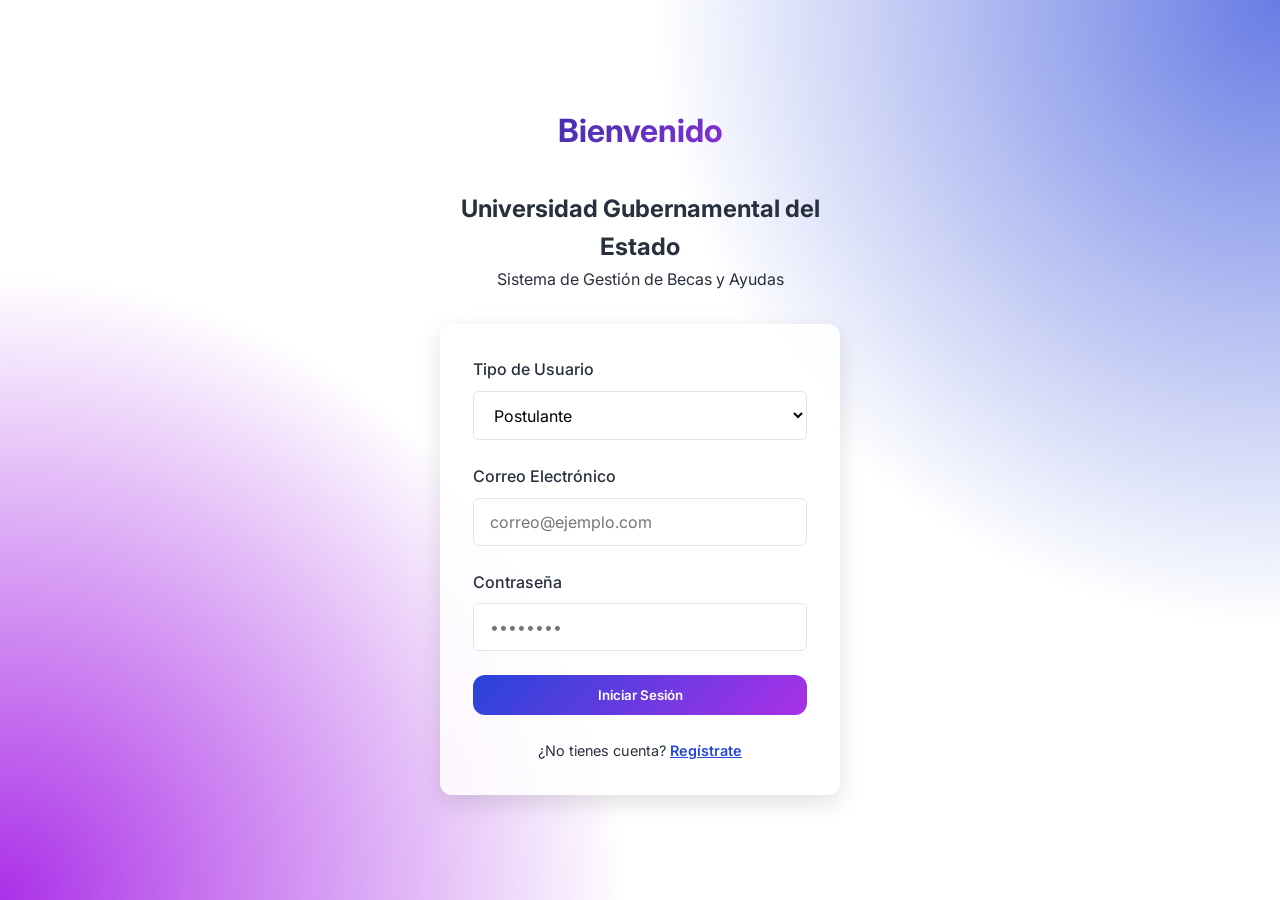
<file: html/index.html>
<!DOCTYPE html>
<html lang="es">

<head>
    <meta charset="UTF-8">
    <meta name="viewport" content="width=device-width, initial-scale=1.0">
    <title>Login - Gestión de Becas</title>
    <link href="https://fonts.googleapis.com/css2?family=Inter:wght@400;600;700&display=swap" rel="stylesheet">
        <link rel="stylesheet" href="../css/style.css">

</head>

<body class="auth-layout">

    <div class="auth-container">
        <div class="auth-header">
            <h1>Bienvenido</h1>
            <br>
            <h2 class="EmpresaTitulo">Universidad Gubernamental del Estado </h2>
            <p>Sistema de Gestión de Becas y Ayudas</p>
        </div>

        <div class="card glass-card">
            <form id="loginForm">
                <div class="form-group">
                    <label for="role">Tipo de Usuario</label>
                    <select id="role" required>
                        <option value="applicant">Postulante</option>
                        <option value="evaluator">Evaluador</option>
                        <option value="admin">Administrador</option>
                    </select>
                </div>

                <div class="form-group">
                    <label for="email">Correo Electrónico</label>
                    <input type="email" id="email" required placeholder="correo@ejemplo.com">
                </div>

                <div id="extra-fields" class="hidden">
                    <div class="form-group">
                        <label for="workerId">Número de Trabajador</label>
                        <input type="text" id="workerId" placeholder="W-1234">
                    </div>
                    <div class="form-group">
                        <label for="dni">Número de Identificación (DNI)</label>
                        <input type="text" id="dni" placeholder="12345678">
                    </div>
                </div>

                <div class="form-group">
                    <label for="password">Contraseña</label>
                    <input type="password" id="password" required placeholder="••••••••">
                </div>

                <button type="submit" class="btn btn-primary" style="width: 100%">Iniciar Sesión</button>
            </form>

            <div style="margin-top: 1.5rem; text-align: center; font-size: 0.9rem;">
                <p>¿No tienes cuenta? <a href="register.html"
                        style="color: var(--primary); font-weight: 600;">Regístrate</a></p>
            </div>

            <div id="message" class="hidden"
                style="margin-top: 1rem; padding: 0.5rem; border-radius: 4px; text-align: center;"></div>
        </div>
    </div>

    <!-- Scripts -->
    <!-- Define NO_AUTH_CHECK to prevent immediate redirect loop if logic fails -->
    <script>const NO_AUTH_CHECK = true;</script>
    <script src="../js/storage.js"></script>
    <script src="../js/data.js"></script>
    <script src="../js/auth.js"></script>
    <script>
        document.addEventListener('DOMContentLoaded', () => {
            // Check if already logged in
            const user = Storage.getCurrentUser();
            if (user) Auth.redirectUser(user);

            const form = document.getElementById('loginForm');
            const msg = document.getElementById('message');

            const toggleFields = () => {
                const role = document.getElementById('role').value;
                const extraFields = document.getElementById('extra-fields');
                const workInput = document.getElementById('workerId');
                const dniInput = document.getElementById('dni');

                if (role === 'admin' || role === 'evaluator') {
                    extraFields.classList.remove('hidden');
                    workInput.required = true;
                    dniInput.required = true;
                } else {
                    extraFields.classList.add('hidden');
                    workInput.required = false;
                    dniInput.required = false;
                }
            };

            document.getElementById('role').addEventListener('change', toggleFields);
            toggleFields(); // Init state

            form.addEventListener('submit', (e) => {
                e.preventDefault();
                const email = document.getElementById('email').value;
                const password = document.getElementById('password').value;
                const role = document.getElementById('role').value;

                // Extra fields
                const workerId = document.getElementById('workerId').value;
                const dni = document.getElementById('dni').value;

                const result = Auth.login({ email, password, role, workerId, dni });

                if (result.success) {
                    msg.className = 'badge-approved'; // Reuse success style
                    msg.textContent = 'Ingreso exitoso. Redirigiendo...';
                    msg.classList.remove('hidden');
                    setTimeout(() => Auth.redirectUser(result.user), 1000);
                } else {
                    msg.className = 'badge-rejected'; // Reuse error style
                    msg.textContent = result.message;
                    msg.classList.remove('hidden');
                }
            });
        });
    </script>
</body>

</html>
</file>
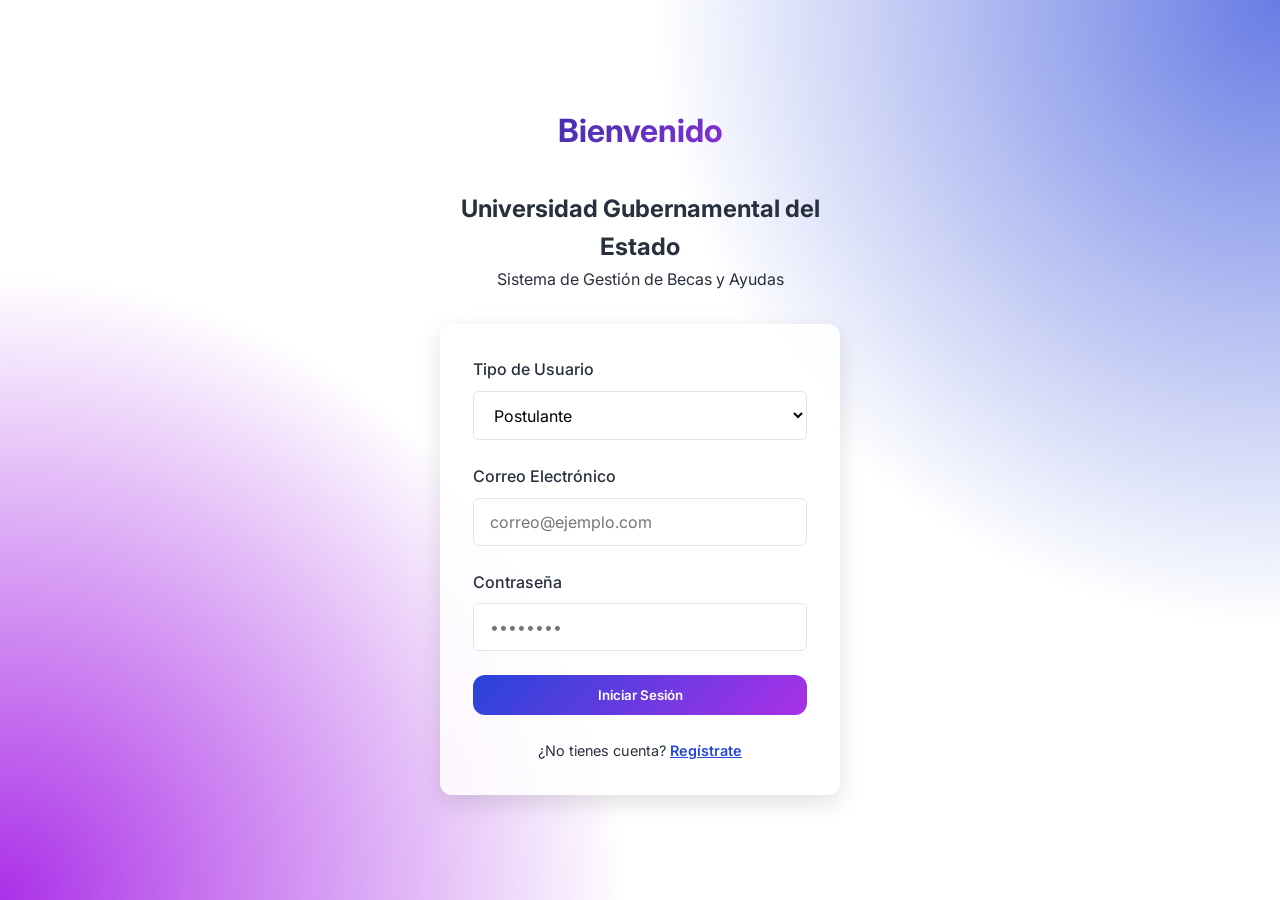
<file: html/admin.html>
<!DOCTYPE html>
<html lang="es">

<head>
    <meta charset="UTF-8">
    <meta name="viewport" content="width=device-width, initial-scale=1.0">
    <title>Panel Administrador - Gestión de Becas</title>
    <link href="https://fonts.googleapis.com/css2?family=Inter:wght@400;600;700&display=swap" rel="stylesheet">
    <link rel="stylesheet" href="../css/estilo.css">

    <style>
        .modal {
            position: fixed;
            top: 0;
            left: 0;
            width: 100%;
            height: 100%;
            background: rgba(0, 0, 0, 0.5);
            display: flex;
            align-items: center;
            justify-content: center;
            z-index: 1000;
        }

        .modal-content {
            background: white;
            padding: 2rem;
            border-radius: var(--radius-md);
            width: 90%;
            max-width: 600px;
            max-height: 90vh;
            overflow-y: auto;
        }
    </style>
</head>

<body class="dashboard-layout">

    <nav class="navbar">
        <div class="container nav-content">
            <a href="#" class="nav-logo">AdminPanel</a>
            <div class="nav-links">
                <span>Administrador</span>
                <button id="logoutBtn" class="btn btn-secondary">Cerrar Sesión</button>
            </div>
        </div>
    </nav>

    <main class="container main-content">
        <!-- Stats -->
        <div
            style="display: grid; grid-template-columns: repeat(auto-fit, minmax(200px, 1fr)); gap: 1.5rem; margin-bottom: 2rem;">
            <div class="card">
                <h3>Convocatorias</h3>
                <p id="total-scholarships" style="font-size: 2rem; font-weight: 700; color: var(--primary);">0</p>
            </div>
            <div class="card">
                <h3>Postulaciones</h3>
                <p id="total-applications" style="font-size: 2rem; font-weight: 700; color: var(--accent);">0</p>
            </div>
            <div class="card">
                <h3>Usuarios</h3>
                <p id="total-users" style="font-size: 2rem; font-weight: 700;">0</p>
            </div>
        </div>

        <!-- Scholarships -->
        <div style="display: flex; justify-content: space-between; align-items: center; margin-bottom: 1rem;">
            <h2>Gestión de Convocatorias</h2>
            <button id="openScholarshipModal" class="btn btn-primary">+ Nueva Convocatoria</button>
        </div>

        <div class="table-container" style="margin-bottom: 3rem;">
            <table>
                <thead>
                    <tr>
                        <th>Nombre</th>
                        <th>Estado</th>
                        <th>Vigencia</th>
                        <th>Acciones</th>
                    </tr>
                </thead>
                <tbody id="scholarships-table-body">
                    <!-- Dynamic Content -->
                </tbody>
            </table>
        </div>

        <!-- Evaluators (Simplified) -->
        <h2>Evaluadores Registrados</h2>
        <div id="evaluators-list"
            style="display: grid; grid-template-columns: repeat(auto-fill, minmax(250px, 1fr)); gap: 1rem; margin-top: 1rem;">
            <!-- Dynamic Content -->
        </div>

    </main>

    <!-- Modal Scholarship -->
    <div id="scholarshipModal" class="modal hidden">
        <div class="modal-content">
            <h2 style="margin-bottom: 1.5rem;">Nueva Convocatoria</h2>
            <form id="scholarshipForm">
                <input type="hidden" id="s-id">

                <div class="form-group">
                    <label>Nombre de la Beca</label>
                    <input type="text" id="s-name" required>
                </div>

                <div class="form-group">
                    <label>Descripción</label>
                    <textarea id="s-description" rows="3" required></textarea>
                </div>

                <div style="display: grid; grid-template-columns: 1fr 1fr; gap: 1rem;">
                    <div class="form-group">
                        <label>Tipo</label>
                        <select id="s-type">
                            <option value="academic">Académica</option>
                            <option value="economic">Económica</option>
                            <option value="social">Social</option>
                        </select>
                    </div>
                    <div class="form-group">
                        <label>Monto</label>
                        <input type="number" id="s-amount" required>
                    </div>
                </div>

                <div style="display: grid; grid-template-columns: 1fr 1fr; gap: 1rem;">
                    <div class="form-group">
                        <label>Inicio</label>
                        <input type="date" id="s-start" required>
                    </div>
                    <div class="form-group">
                        <label>Cierre</label>
                        <input type="date" id="s-end" required>
                    </div>
                </div>

                <div class="form-group">
                    <label>Estado</label>
                    <select id="s-status">
                        <option value="open">Abierta</option>
                        <option value="closed">Cerrada</option>
                    </select>
                </div>

                <div class="form-group">
                    <label>Requisitos (uno por línea)</label>
                    <input id="s-reqs1" placeholder="Ej: Promedio > 9.0&#10;Carta de Motivos">
                    <input id="s-reqs2" placeholder="Ej: Promedio > 9.0&#10;Carta de Motivos">
                    <input id="s-reqs3" placeholder="Ej: Promedio > 9.0&#10;Carta de Motivos">
                    <input id="s-reqs4" placeholder="Ej: Promedio > 9.0&#10;Carta de Motivos">
                </div>

                <div class="form-group">
                    <label>Criterios de Evaluación (uno por línea)</label>
                    <input id="s-crit1" placeholder="Ej: Promedio > 9.0&#10;Carta de Motivos">
                    <input id="s-crit2" placeholder="Ej: Promedio > 9.0&#10;Carta de Motivos">
                    <input id="s-crit3" placeholder="Ej: Promedio > 9.0&#10;Carta de Motivos">
                    <input id="s-crit4" placeholder="Ej: Promedio > 9.0&#10;Carta de Motivos">
                </div>

                <div style="display: flex; gap: 1rem; justify-content: flex-end;">
                    <button type="button" class="btn btn-secondary"
                        onclick="Admin.closeModal('scholarshipModal')">Cancelar</button>
                    <button type="submit" class="btn btn-primary">Guardar</button>
                </div>
            </form>
        </div>
    </div>

    <!-- Scripts -->
    <script src="../js/storage.js"></script>
    <script src="../js/data.js"></script>
    <script src="../js/auth.js"></script>
    <script src="../js/admin.js"></script>
</body>

</html>
</file>
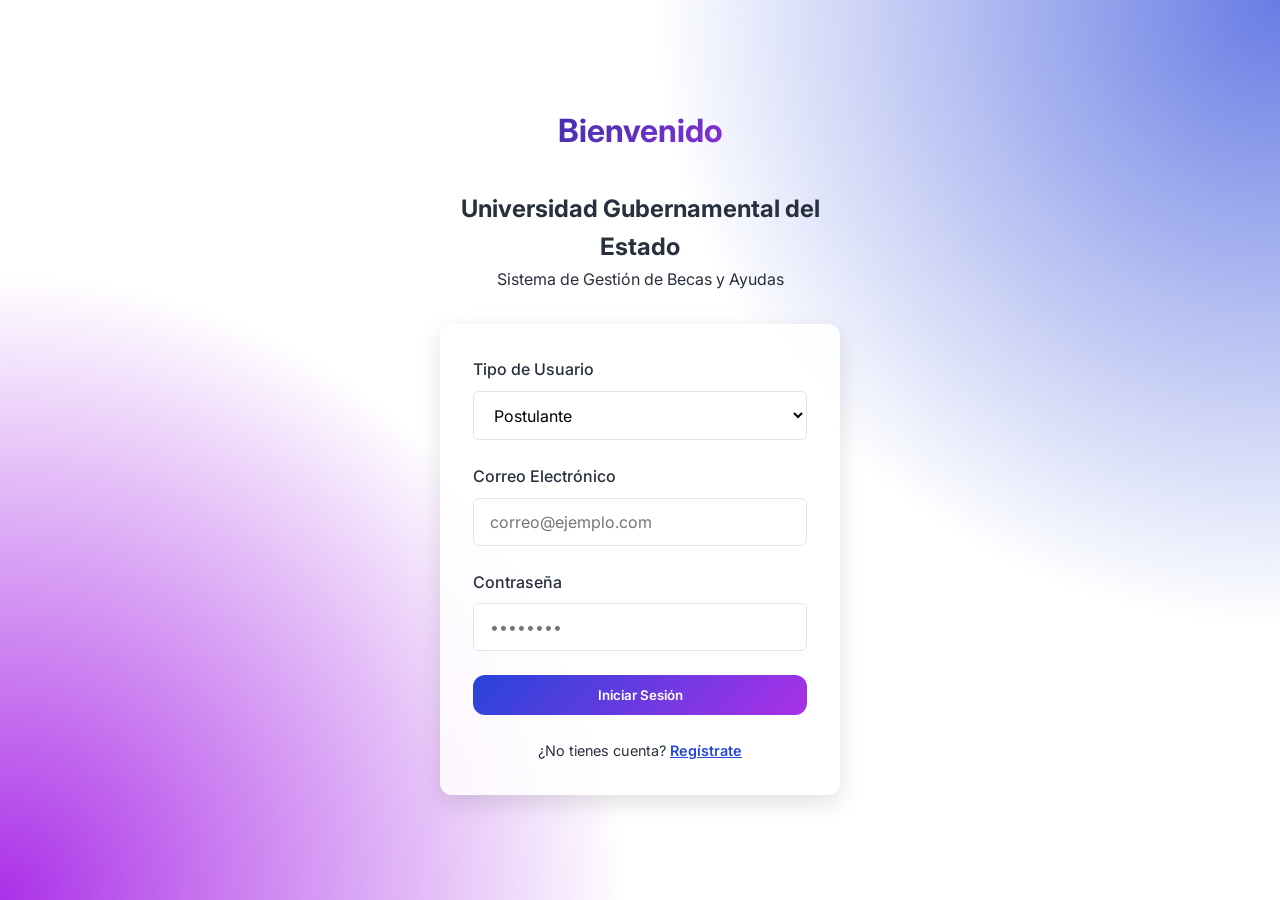
<file: html/applicant.html>
<!DOCTYPE html>
<html lang="es">

<head>
    <meta charset="UTF-8">
    <meta name="viewport" content="width=device-width, initial-scale=1.0">
    <title>Mi Panel - Gestión de Becas</title>
    <link href="https://fonts.googleapis.com/css2?family=Inter:wght@400;600;700&display=swap" rel="stylesheet">
    <link rel="stylesheet" href="../css/style.css">

    <style>
        .modal {
            position: fixed;
            top: 0;
            left: 0;
            width: 100%;
            height: 100%;
            background: rgba(0, 0, 0, 0.5);
            display: flex;
            align-items: center;
            justify-content: center;
            z-index: 1000;
        }

        .modal-content {
            background: white;
            padding: 2rem;
            border-radius: var(--radius-md);
            width: 90%;
            max-width: 500px;
        }

        .grid-container {
            display: grid;
            grid-template-columns: repeat(auto-fill, minmax(300px, 1fr));
            gap: 1.5rem;
        }
    </style>
</head>

<body class="dashboard-layout">

    <nav class="navbar">
        <div class="container nav-content">
            <a href="#" class="nav-logo">MiPortal</a>
            <div class="nav-links">
                <span>Postulante</span>
                <button id="logoutBtn" class="btn btn-secondary">Cerrar Sesión</button>
            </div>
        </div>
    </nav>

    <main class="container main-content">
        <!-- Available Scholarships -->
        <h2 style="margin-bottom: 1.5rem;">Becas Disponibles</h2>
        <div id="scholarships-grid" class="grid-container" style="margin-bottom: 3rem;">
            <!-- Dynamic Cards -->
        </div>

        <!-- History -->
        <h2 style="margin-bottom: 1.5rem;">Mis Postulaciones</h2>
        <div class="table-container">
            <table>
                <thead>
                    <tr>
                        <th>Beca</th>
                        <th>Fecha Postulación</th>
                        <th>Estado</th>
                        <th>Notas del Evaluador</th>
                    </tr>
                </thead>
                <tbody id="history-table-body">
                    <!-- Dynamic Content -->
                </tbody>
            </table>
        </div>
    </main>

    <!-- Application Modal -->
    <div id="app-modal" class="modal hidden">
        <div class="modal-content" style="max-width: 600px;">
            <h2 id="modal-title" style="margin-bottom: 1rem;">Postular</h2>
            <form id="applicationForm">
                <input type="hidden" id="app-s-id">

                <div style="display: grid; grid-template-columns: 1fr 1fr; gap: 1rem; margin-bottom: 1rem;">
                    <div class="form-group">
                        <label>Nombre Completo</label>
                        <input type="text" id="app-name" required placeholder="Su nombre completo">
                    </div>
                    <div class="form-group">
                        <label>Teléfono de Contacto</label>
                        <input type="tel" id="app-phone" required placeholder="Número de teléfono">
                    </div>
                </div>

                <div style="display: grid; grid-template-columns: 1fr 1fr; gap: 1rem; margin-bottom: 1rem;">
                    <div class="form-group">
                        <label>Tipo de Beca</label>
                        <input type="text" id="app-s-type" disabled style="background: #f1f5f9;">
                    </div>
                    <div class="form-group">
                        <label>Promedio Académico (0-100)</label>
                        <input type="number" id="app-gpa" min="0" max="100" step="0.1" required placeholder="Min. 80">
                    </div>
                </div>

                <div style="display: grid; grid-template-columns: 1fr 1fr; gap: 1rem; margin-bottom: 1rem;">
                    <div class="form-group">
                        <label>Monto Solicitado</label>
                        <input type="number" id="app-amount" required placeholder="$0.00">
                    </div>
                    <div class="form-group">
                        <label
                            style="display: flex; align-items: center; gap: 0.5rem; cursor: pointer; margin-top: 1.5rem;">
                            <input type="checkbox" id="app-is-minor" style="width: auto;">
                            ¿Eres menor de edad?
                        </label>
                    </div>
                </div>

                <div id="guardian-fields" class="hidden">
                    <div
                        style="display: grid; grid-template-columns: 1fr 1fr; gap: 1rem; margin-bottom: 1rem; background: #fefce8; padding: 1rem; border-radius: 8px;">
                        <div class="form-group">
                            <label>Nombre del Encargado</label>
                            <input type="text" id="app-guardian-name" placeholder="Nombre completo">
                        </div>
                        <div class="form-group">
                            <label>DNI del Encargado</label>
                            <input type="text" id="app-guardian-dni" placeholder="Identificación">
                        </div>
                    </div>
                </div>

                <div class="form-group">
                    <label>¿Por qué necesitas esta beca?</label>
                    <textarea id="app-reason" rows="4" required
                        placeholder="Escribe aquí tu justificación..."></textarea>
                </div>

                <div style="display: flex; gap: 1rem; justify-content: flex-end;">
                    <button type="button" class="btn btn-secondary" onclick="Applicant.closeModal()">Cancelar</button>
                    <button type="submit" class="btn btn-primary">Enviar Solicitud</button>
                </div>
            </form>
        </div>
    </div>

    <!-- Scripts -->
    <script src="../js/storage.js"></script>
    <script src="../js/data.js"></script>
    <script src="../js/auth.js"></script>
    <script src="../js/applicant.js"></script>
</body>

</html>
</file>
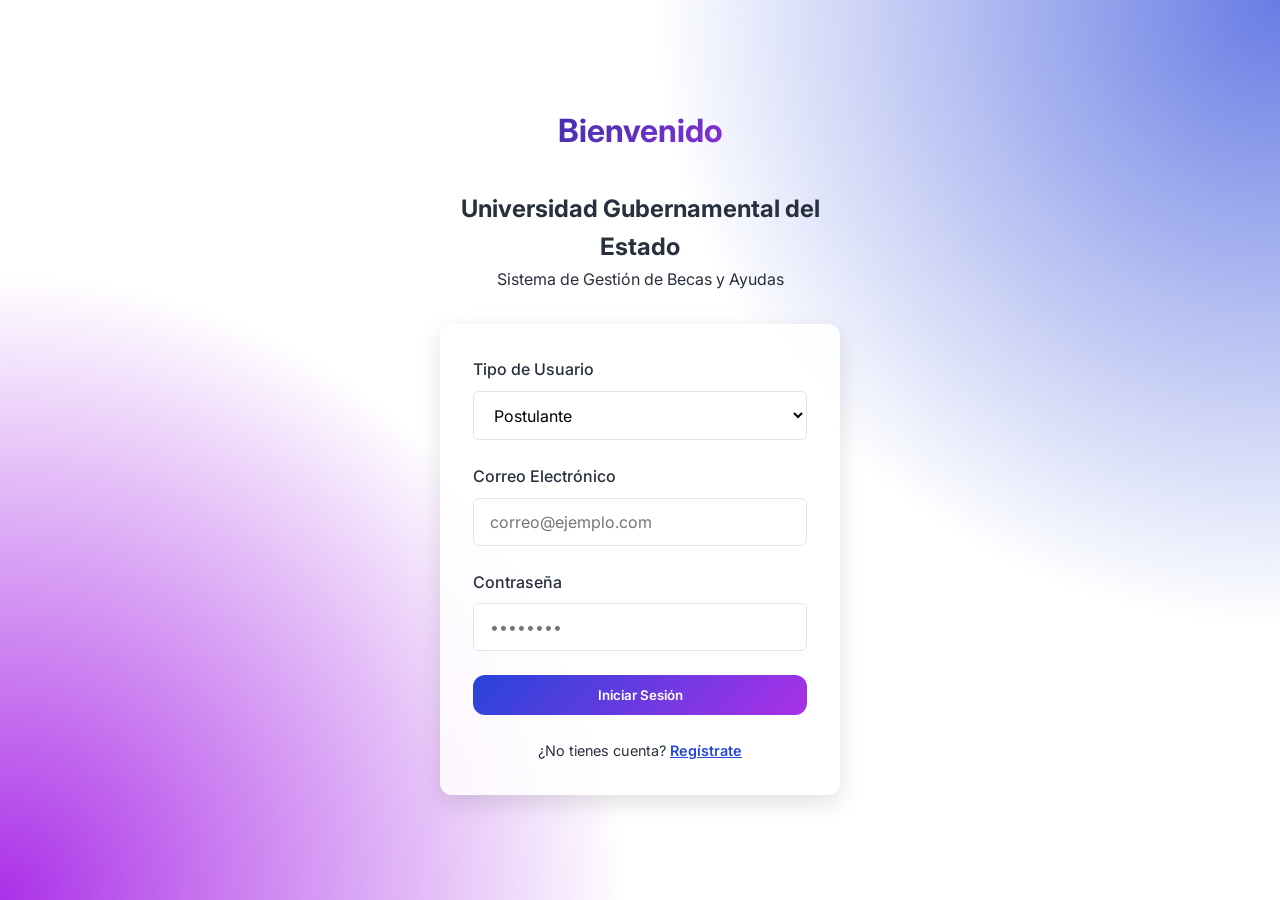
<file: html/evaluator.html>
<!DOCTYPE html>
<html lang="es">

<head>
    <meta charset="UTF-8">
    <meta name="viewport" content="width=device-width, initial-scale=1.0">
    <title>Evaluación - Gestión de Becas</title>
    <link href="https://fonts.googleapis.com/css2?family=Inter:wght@400;600;700&display=swap" rel="stylesheet">
    <link rel="stylesheet" href="../css/style.css">

    <style>
        .modal {
            position: fixed;
            top: 0;
            left: 0;
            width: 100%;
            height: 100%;
            background: rgba(0, 0, 0, 0.5);
            display: flex;
            align-items: center;
            justify-content: center;
            z-index: 1000;
        }

        .modal-content {
            background: white;
            padding: 2rem;
            border-radius: var(--radius-md);
            width: 90%;
            max-width: 600px;
            animation: slideDown 0.4s ease-out;
        }

        @keyframes slideDown {
            from {
                transform: translateY(-50px);
                opacity: 0;
            }

            to {
                transform: translateY(0);
                opacity: 1;
            }
        }

        .data-label {
            font-weight: 600;
            color: var(--text-muted);
            font-size: 0.85rem;
        }

        .data-value {
            font-size: 1rem;
            margin-bottom: 1rem;
            color: var(--text-main);
        }
    </style>
</head>

<body class="dashboard-layout">

    <nav class="navbar">
        <div class="container nav-content">
            <a href="#" class="nav-logo">EvaluatorPanel</a>
            <div class="nav-links">
                <span>Evaluador</span>
                <button id="logoutBtn" class="btn btn-secondary">Cerrar Sesión</button>
            </div>
        </div>
    </nav>

    <main class="container main-content">
        <h2 style="margin-bottom: 1.5rem;">Solicitudes Pendientes</h2>

        <div class="table-container" style="margin-bottom: 3rem;">
            <table>
                <thead>
                    <tr>
                        <th>Postulante</th>
                        <th>Beca</th>
                        <th>Fecha</th>
                        <th>Notas</th>
                        <th>Acción</th>
                    </tr>
                </thead>
                <tbody id="reviews-table-body">
                    <!-- Dynamic Content -->
                </tbody>
            </table>
        </div>

        <h2 style="margin-bottom: 1.5rem;">Historial de Evaluaciones</h2>
        <div class="table-container">
            <table>
                <thead>
                    <tr>
                        <th>Postulante</th>
                        <th>Beca</th>
                        <th>Fecha</th>
                        <th>Puntaje</th>
                        <th>Estado Final</th>
                    </tr>
                </thead>
                <tbody id="history-table-body">
                    <!-- Dynamic Content -->
                </tbody>
            </table>
        </div>
    </main>

    <!-- Review Modal -->
    <div id="review-modal" class="modal hidden">
        <div class="modal-content">
            <h2 style="margin-bottom: 1.5rem;">Evaluar Solicitud</h2>

            <div
                style="background: #f8fafc; padding: 1rem; border-radius: var(--radius-sm); margin-bottom: 1.5rem; display: grid; grid-template-columns: 1fr 1fr; gap: 0.5rem;">
                <div>
                    <div class="data-label">POSTULANTE</div>
                    <div class="data-value" id="applicant-name"></div>
                </div>
                <div>
                    <div class="data-label">PROMEDIO</div>
                    <div class="data-value" id="applicant-gpa"></div>
                </div>

                <div>
                    <div class="data-label">DETALLES</div>
                    <div class="data-value" id="applicant-details"></div>
                </div>
                <div>
                    <div class="data-label">MONTO SOLICITADO</div>
                    <div class="data-value" id="applicant-amount"></div>
                </div>

                <div id="guardian-info" class="hidden"
                    style="grid-column: span 2; background: #fffbeb; padding: 0.5rem; border-radius: 4px; margin-bottom: 1rem;">
                    <div class="data-label">ENCARGADO (Menor de edad)</div>
                    <div class="data-value" id="applicant-guardian"></div>
                </div>

                <div>
                    <div class="data-label">SOLICITA BECA</div>
                    <div class="data-value" id="scholarship-name"></div>
                </div>
                <div>
                    <div class="data-label">VIGENCIA SUGERIDA</div>
                    <div class="data-value" id="applicant-dates"></div>
                </div>

                <div style="grid-column: span 2;">
                    <div class="data-label">MOTIVO DE SOLICITUD</div>
                    <div class="data-value" id="applicant-reason" style="white-space: pre-wrap;"></div>
                </div>
            </div>

            <form id="evaluationForm">
                <input type="hidden" id="review-app-id">

                <h3 style="margin-bottom: 1rem; color: var(--primary);">Calificación de la Solicitud</h3>
                <div
                    style="display: grid; grid-template-columns: 1fr 1fr 1fr; gap: 1rem; margin-bottom: 0.5rem; background: #f1f5f9; padding: 1rem; border-radius: 8px;">
                    <div class="form-group" style="margin-bottom: 0;">
                        <label>Sit. Económica (0-40)</label>
                        <input type="number" id="score-econ" min="0" max="40" required placeholder="0"
                            class="score-input">
                    </div>
                    <div class="form-group" style="margin-bottom: 0;">
                        <label>Rend. Académico (0-30)</label>
                        <input type="number" id="score-acad" min="0" max="30" required placeholder="0"
                            class="score-input">
                    </div>
                    <div class="form-group" style="margin-bottom: 0;">
                        <label>Contexto Social (0-30)</label>
                        <input type="number" id="score-soc" min="0" max="30" required placeholder="0"
                            class="score-input">
                    </div>
                </div>
                <div style="text-align: right; margin-bottom: 1.5rem; padding-right: 1rem;">
                    <span style="font-weight: 700; color: var(--text-muted);">Puntaje Total: </span>
                    <span id="score-total" style="font-size: 1.25rem; font-weight: 700; color: var(--primary);">0</span>
                    <span style="font-weight: 700; color: var(--text-muted);">/ 100</span>
                </div>

                <div class="form-group">
                    <label>Comentarios de Evaluación</label>
                    <textarea id="review-notes" rows="4" placeholder="Escriba aquí sus observaciones..."></textarea>
                </div>

                <div style="display: flex; gap: 1rem; justify-content: space-between;">
                    <button type="button" class="btn btn-secondary" onclick="Evaluator.closeModal()">Cancelar</button>
                    <div style="display: flex; gap: 0.5rem;">
                        <button type="button" class="btn btn-danger"
                            onclick="Evaluator.submitEvaluation('rejected')">Rechazar</button>
                        <button type="button" class="btn btn-primary" style="background: var(--success);"
                            onclick="Evaluator.submitEvaluation('approved')">Aprobar</button>
                    </div>
                </div>
            </form>
        </div>
    </div>

    <!-- Scripts -->
    <script src="../js/storage.js"></script>
    <script src="../js/data.js"></script>
    <script src="../js/auth.js"></script>
    <script src="../js/evaluator.js"></script>
</body>

</html>
</file>
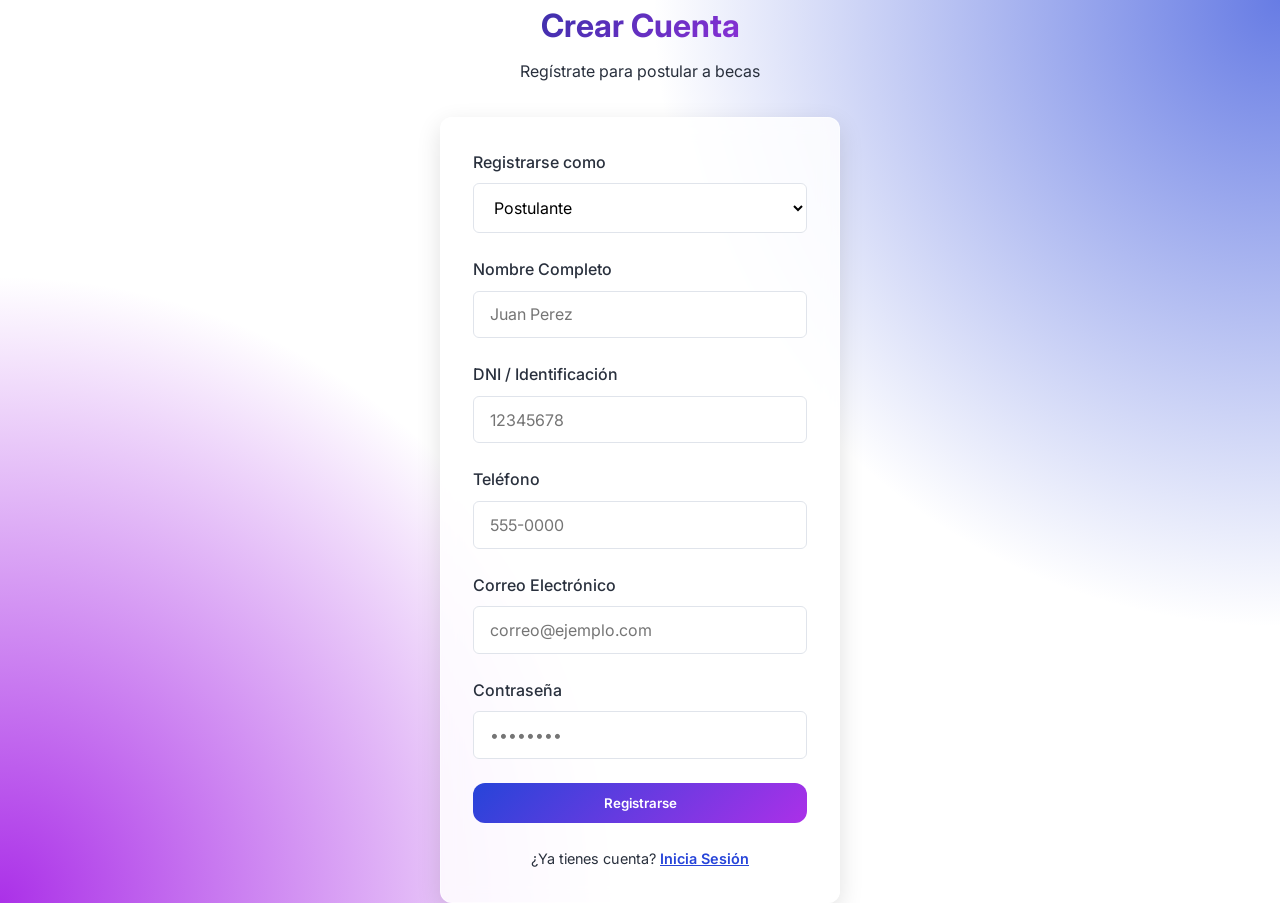
<file: html/register.html>
<!DOCTYPE html>
<html lang="es">

<head>
    <meta charset="UTF-8">
    <meta name="viewport" content="width=device-width, initial-scale=1.0">
    <title>Registro - Gestión de Becas</title>
    <link href="https://fonts.googleapis.com/css2?family=Inter:wght@400;600;700&display=swap" rel="stylesheet">
    <link rel="stylesheet" href="../css/estilo.css">
</head>

<body class="auth-layout">

    <div class="auth-container">
        <div class="auth-header">
            <h1>Crear Cuenta</h1>
            <p>Regístrate para postular a becas</p>
        </div>

        <div class="card glass-card">
            <form id="registerForm">
                <div class="form-group">
                    <label for="reg-role">Registrarse como</label>
                    <select id="reg-role" required>
                        <option value="applicant">Postulante</option>
                        <option value="evaluator">Evaluador</option>
                        <option value="admin">Administrador</option>
                    </select>
                </div>

                <div class="form-group">
                    <label for="name">Nombre Completo</label>
                    <input type="text" id="name" required placeholder="Juan Perez">
                </div>

                <div class="form-group">
                    <label for="dni">DNI / Identificación</label>
                    <input type="text" id="dni" required placeholder="12345678">
                </div>

                <div id="worker-field" class="form-group hidden">
                    <label for="workerId">Número de Trabajador</label>
                    <input type="text" id="workerId" placeholder="W-xxx">
                </div>

                <div class="form-group">
                    <label for="phone">Teléfono</label>
                    <input type="tel" id="phone" required placeholder="555-0000">
                </div>

                <div class="form-group">
                    <label for="email">Correo Electrónico</label>
                    <input type="email" id="email" required placeholder="correo@ejemplo.com">
                </div>

                <div class="form-group">
                    <label for="password">Contraseña</label>
                    <input type="password" id="password" required placeholder="••••••••">
                </div>

                <button type="submit" class="btn btn-primary" style="width: 100%">Registrarse</button>
            </form>

            <div style="margin-top: 1.5rem; text-align: center; font-size: 0.9rem;">
                <p>¿Ya tienes cuenta? <a href="index.html" style="color: var(--primary); font-weight: 600;">Inicia
                        Sesión</a></p>
            </div>

            <div id="message" class="hidden"
                style="margin-top: 1rem; padding: 0.5rem; border-radius: 4px; text-align: center;"></div>
        </div>
    </div>

    <!-- Scripts -->
    <script>const NO_AUTH_CHECK = true;</script>
    <script src="../js/storage.js"></script>
    <script src="../js/data.js"></script>
    <script src="../js/auth.js"></script>
    <script>
        document.addEventListener('DOMContentLoaded', () => {
            // Check if already logged in
            const user = Storage.getCurrentUser();
            if (user) Auth.redirectUser(user);

            const form = document.getElementById('registerForm');
            const msg = document.getElementById('message');

            // Toggle Worker Field
            document.getElementById('reg-role').addEventListener('change', (e) => {
                const role = e.target.value;
                const field = document.getElementById('worker-field');
                const output = document.getElementById('workerId');

                if (role === 'admin' || role === 'evaluator') {
                    field.classList.remove('hidden');
                    output.required = true;
                } else {
                    field.classList.add('hidden');
                    output.required = false;
                }
            });

            form.addEventListener('submit', (e) => {
                e.preventDefault();
                const name = document.getElementById('name').value;
                const email = document.getElementById('email').value;
                const password = document.getElementById('password').value;
                const dni = document.getElementById('dni').value;
                const phone = document.getElementById('phone').value;
                const role = document.getElementById('reg-role').value;
                const workerId = document.getElementById('workerId').value;

                const result = Auth.register(name, email, password, dni, phone, role, workerId);

                if (result.success) {
                    msg.className = 'badge-approved';
                    msg.textContent = 'Registro exitoso. Redirigiendo al login...';
                    msg.classList.remove('hidden');
                    setTimeout(() => window.location.href = 'index.html', 1500);
                } else {
                    msg.className = 'badge-rejected';
                    msg.textContent = result.message;
                    msg.classList.remove('hidden');
                }
            });
        });
    </script>
</body>

</html>
</file>
<file: css/style.css>
/**
 * style.css
 * Premium styling for Scholarship Management System.
 * HSL Color palette, Glassmorphism, and Animations.
 */

:root {
    /* Colors - Deep Blue & Purple Theme */
    --primary-hue: 230;
    --primary: hsl(var(--primary-hue), 70%, 50%);
    --primary-dark: hsl(var(--primary-hue), 70%, 35%);
    --primary-light: hsl(var(--primary-hue), 70%, 65%);
    --accent-hue: 280;
    --accent: hsl(var(--accent-hue), 80%, 55%);
    
    --bg-body: hsl(220, 30%, 96%);
    --bg-card: #ffffff;
    --text-main: hsl(220, 20%, 20%);
    --text-muted: hsl(220, 10%, 55%);
    --border-color: hsl(220, 20%, 90%);
    
    --success: hsl(150, 60%, 45%);
    --warning: hsl(35, 90%, 55%);
    --danger: hsl(350, 70%, 55%);

    /* Shadows & Glass */
    --shadow-sm: 0 2px 4px rgba(0,0,0,0.05);
    --shadow-md: 0 4px 12px rgba(0,0,0,0.08);
    --shadow-lg: 0 8px 24px rgba(0,0,0,0.12);
    --glass-bg: rgba(255, 255, 255, 0.85);
    --glass-border: 1px solid rgba(255, 255, 255, 0.5);
    --backdrop-blur: blur(10px);

    /* Spacing & Radius */
    --radius-sm: 6px;
    --radius-md: 12px;
    --radius-lg: 20px;
}

/* Reset & Base */
* {
    box-sizing: border-box;
    margin: 0;
    padding: 0;
    font-family: 'Inter', system-ui, -apple-system, sans-serif;
}

body {
    background-color: var(--bg-body);
    color: var(--text-main);
    line-height: 1.6;
    min-height: 100vh;
    display: flex;
    flex-direction: column;
}

/* Utilities */
.container {
    max-width: 1200px;
    margin: 0 auto;
    padding: 0 20px;
    width: 100%;
}

.hidden { display: none !important; }

/* Buttons */
.btn {
    display: inline-flex;
    align-items: center;
    justify-content: center;
    padding: 0.75rem 1.5rem;
    border-radius: var(--radius-md);
    font-weight: 600;
    border: none;
    cursor: pointer;
    transition: all 0.2s ease;
    text-decoration: none;
    gap: 0.5rem;
}

.btn-primary {
    background: linear-gradient(135deg, var(--primary), var(--accent));
    color: white;
    box-shadow: 0 4px 10px rgba(var(--primary-hue), 50%, 50%, 0.3);
}

.btn-primary:hover {
    transform: translateY(-2px);
    box-shadow: 0 6px 15px rgba(var(--primary-hue), 50%, 50%, 0.4);
}

.btn-secondary {
    background: white;
    color: var(--text-main);
    border: 1px solid var(--border-color);
}

.btn-secondary:hover {
    background: #f8fafc;
    border-color: var(--primary-light);
}

.btn-danger {
    background: var(--danger);
    color: white;
}

/* Inputs */
.form-group {
    margin-bottom: 1.5rem;
}

label {
    display: block;
    margin-bottom: 0.5rem;
    font-weight: 500;
    color: var(--text-main);
}

input, select, textarea {
    width: 100%;
    padding: 0.8rem 1rem;
    border: 1px solid var(--border-color);
    border-radius: var(--radius-sm);
    font-size: 1rem;
    transition: border-color 0.2s;
    background: var(--bg-card);
}

input:focus, select:focus, textarea:focus {
    outline: none;
    border-color: var(--primary);
    box-shadow: 0 0 0 3px rgba(var(--primary-hue), 70%, 50%, 0.1);
}

/* Card Style */
.card {
    background: var(--bg-card);
    border-radius: var(--radius-md);
    box-shadow: var(--shadow-md);
    padding: 2rem;
    border: 1px solid rgba(0,0,0,0.03);
}

.glass-card {
    background: var(--glass-bg);
    backdrop-filter: var(--backdrop-blur);
    border: var(--glass-border);
    box-shadow: var(--shadow-lg);
}

/* Auth Pages */
.auth-layout {
    min-height: 100vh;
    display: flex;
    align-items: center;
    justify-content: center;
    background: radial-gradient(circle at top right, var(--primary-light), transparent 40%),
                radial-gradient(circle at bottom left, var(--accent), transparent 40%);
}

.auth-container {
    width: 100%;
    max-width: 400px;
}

.auth-header {
    text-align: center;
    margin-bottom: 2rem;
}

.auth-header h1 {
    font-size: 2rem;
    background: linear-gradient(135deg, var(--primary-dark), var(--accent));
    -webkit-background-clip: text;
    -webkit-text-fill-color: transparent;
    margin-bottom: 0.5rem;
}

/* Dashboard Layout */
.dashboard-layout {
    display: flex;
    flex-direction: column;
}

.navbar {
    background: white;
    border-bottom: 1px solid var(--border-color);
    padding: 1rem 0;
    position: sticky;
    top: 0;
    z-index: 100;
}

.nav-content {
    display: flex;
    justify-content: space-between;
    align-items: center;
}

.nav-logo {
    font-size: 1.25rem;
    font-weight: 700;
    color: var(--primary);
    text-decoration: none;
}

.nav-links {
    display: flex;
    gap: 1rem;
    align-items: center;
}

.main-content {
    padding: 2rem 0;
    flex: 1;
}

/* Tables */
.table-container {
    overflow-x: auto;
    border-radius: var(--radius-md);
    box-shadow: var(--shadow-sm);
    background: white;
}

table {
    width: 100%;
    border-collapse: collapse;
}

th, td {
    padding: 1rem;
    text-align: left;
    border-bottom: 1px solid var(--border-color);
}

th {
    background: #f8fafc;
    font-weight: 600;
    color: var(--text-muted);
}

tr:last-child td { border-bottom: none; }

/* Status Badges */
.badge {
    padding: 0.25rem 0.75rem;
    border-radius: 50px;
    font-size: 0.875rem;
    font-weight: 600;
}

.badge-open, .badge-approved { background: rgba(0, 255, 128, 0.1); color: var(--success); }
.badge-closed, .badge-rejected { background: rgba(255, 0, 85, 0.1); color: var(--danger); }
.badge-pending { background: rgba(255, 187, 0, 0.1); color: var(--warning); }

.modal-content {
    
    height: 90%;
    overflow-y: auto;

}
</file>
<file: css/estilo.css>
/**
 * style.css
 * Premium styling for Scholarship Management System.
 * HSL Color palette, Glassmorphism, and Animations.
 */

:root {
    /* Colors - Deep Blue & Purple Theme */
    --primary-hue: 230;
    --primary: hsl(var(--primary-hue), 70%, 50%);
    --primary-dark: hsl(var(--primary-hue), 70%, 35%);
    --primary-light: hsl(var(--primary-hue), 70%, 65%);
    --accent-hue: 280;
    --accent: hsl(var(--accent-hue), 80%, 55%);
    
    --bg-body: hsl(220, 30%, 96%);
    --bg-card: #ffffff;
    --text-main: hsl(220, 20%, 20%);
    --text-muted: hsl(220, 10%, 55%);
    --border-color: hsl(220, 20%, 90%);
    
    --success: hsl(150, 60%, 45%);
    --warning: hsl(35, 90%, 55%);
    --danger: hsl(350, 70%, 55%);

    /* Shadows & Glass */
    --shadow-sm: 0 2px 4px rgba(0,0,0,0.05);
    --shadow-md: 0 4px 12px rgba(0,0,0,0.08);
    --shadow-lg: 0 8px 24px rgba(0,0,0,0.12);
    --glass-bg: rgba(255, 255, 255, 0.85);
    --glass-border: 1px solid rgba(255, 255, 255, 0.5);
    --backdrop-blur: blur(10px);

    /* Spacing & Radius */
    --radius-sm: 6px;
    --radius-md: 12px;
    --radius-lg: 20px;
}

/* Reset & Base */
* {
    box-sizing: border-box;
    margin: 0;
    padding: 0;
    font-family: 'Inter', system-ui, -apple-system, sans-serif;
}

body {
    background-color: var(--bg-body);
    color: var(--text-main);
    line-height: 1.6;
    min-height: 100vh;
    display: flex;
    flex-direction: column;
}

/* Utilities */
.container {
    max-width: 1200px;
    margin: 0 auto;
    padding: 0 20px;
    width: 100%;
}

.hidden { display: none !important; }

/* Buttons */
.btn {
    display: inline-flex;
    align-items: center;
    justify-content: center;
    padding: 0.75rem 1.5rem;
    border-radius: var(--radius-md);
    font-weight: 600;
    border: none;
    cursor: pointer;
    transition: all 0.2s ease;
    text-decoration: none;
    gap: 0.5rem;
}

.btn-primary {
    background: linear-gradient(135deg, var(--primary), var(--accent));
    color: white;
    box-shadow: 0 4px 10px rgba(var(--primary-hue), 50%, 50%, 0.3);
}

.btn-primary:hover {
    transform: translateY(-2px);
    box-shadow: 0 6px 15px rgba(var(--primary-hue), 50%, 50%, 0.4);
}

.btn-secondary {
    background: white;
    color: var(--text-main);
    border: 1px solid var(--border-color);
}

.btn-secondary:hover {
    background: #f8fafc;
    border-color: var(--primary-light);
}

.btn-danger {
    background: var(--danger);
    color: white;
}

/* Inputs */
.form-group {
    margin-bottom: 1.5rem;
}

label {
    display: block;
    margin-bottom: 0.5rem;
    font-weight: 500;
    color: var(--text-main);
}

input, select, textarea {
    width: 100%;
    padding: 0.8rem 1rem;
    border: 1px solid var(--border-color);
    border-radius: var(--radius-sm);
    font-size: 1rem;
    transition: border-color 0.2s;
    background: var(--bg-card);
}

input:focus, select:focus, textarea:focus {
    outline: none;
    border-color: var(--primary);
    box-shadow: 0 0 0 3px rgba(var(--primary-hue), 70%, 50%, 0.1);
}

/* Card Style */
.card {
    background: var(--bg-card);
    border-radius: var(--radius-md);
    box-shadow: var(--shadow-md);
    padding: 2rem;
    border: 1px solid rgba(0,0,0,0.03);
}

.glass-card {
    background: var(--glass-bg);
    backdrop-filter: var(--backdrop-blur);
    border: var(--glass-border);
    box-shadow: var(--shadow-lg);
}

/* Auth Pages */
.auth-layout {
    min-height: 100vh;
    display: flex;
    align-items: center;
    justify-content: center;
    background: radial-gradient(circle at top right, var(--primary-light), transparent 40%),
                radial-gradient(circle at bottom left, var(--accent), transparent 40%);
}

.auth-container {
    width: 100%;
    max-width: 400px;
}

.auth-header {
    text-align: center;
    margin-bottom: 2rem;
}

.auth-header h1 {
    font-size: 2rem;
    background: linear-gradient(135deg, var(--primary-dark), var(--accent));
    -webkit-background-clip: text;
    -webkit-text-fill-color: transparent;
    margin-bottom: 0.5rem;
}

/* Dashboard Layout */
.dashboard-layout {
    display: flex;
    flex-direction: column;
}

.navbar {
    background: white;
    border-bottom: 1px solid var(--border-color);
    padding: 1rem 0;
    position: sticky;
    top: 0;
    z-index: 100;
}

.nav-content {
    display: flex;
    justify-content: space-between;
    align-items: center;
}

.nav-logo {
    font-size: 1.25rem;
    font-weight: 700;
    color: var(--primary);
    text-decoration: none;
}

.nav-links {
    display: flex;
    gap: 1rem;
    align-items: center;
}

.main-content {
    padding: 2rem 0;
    flex: 1;
}

/* Tables */
.table-container {
    overflow-x: auto;
    border-radius: var(--radius-md);
    box-shadow: var(--shadow-sm);
    background: white;
}

table {
    width: 100%;
    border-collapse: collapse;
}

th, td {
    padding: 1rem;
    text-align: left;
    border-bottom: 1px solid var(--border-color);
}

th {
    background: #f8fafc;
    font-weight: 600;
    color: var(--text-muted);
}

tr:last-child td { border-bottom: none; }

/* Status Badges */
.badge {
    padding: 0.25rem 0.75rem;
    border-radius: 50px;
    font-size: 0.875rem;
    font-weight: 600;
}

.badge-open, .badge-approved { background: rgba(0, 255, 128, 0.1); color: var(--success); }
.badge-closed, .badge-rejected { background: rgba(255, 0, 85, 0.1); color: var(--danger); }
.badge-pending { background: rgba(255, 187, 0, 0.1); color: var(--warning); }
</file>
